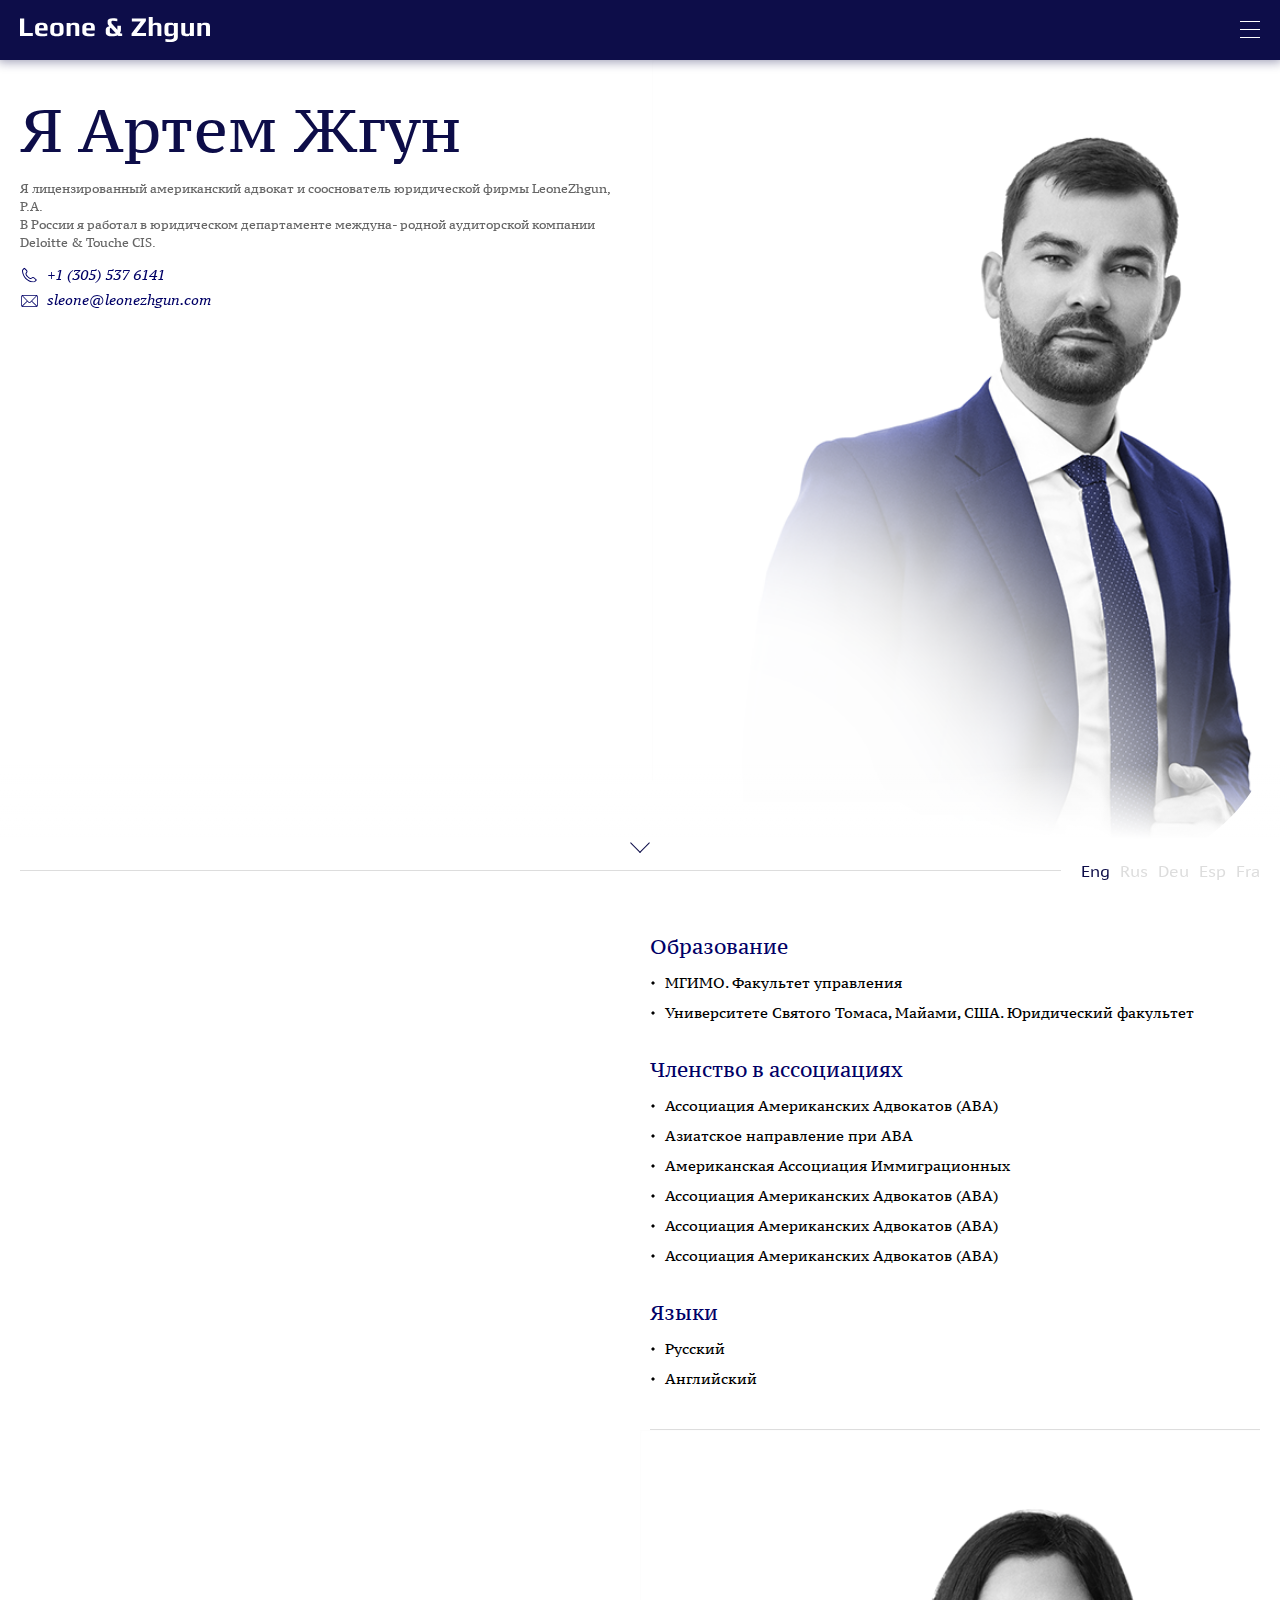
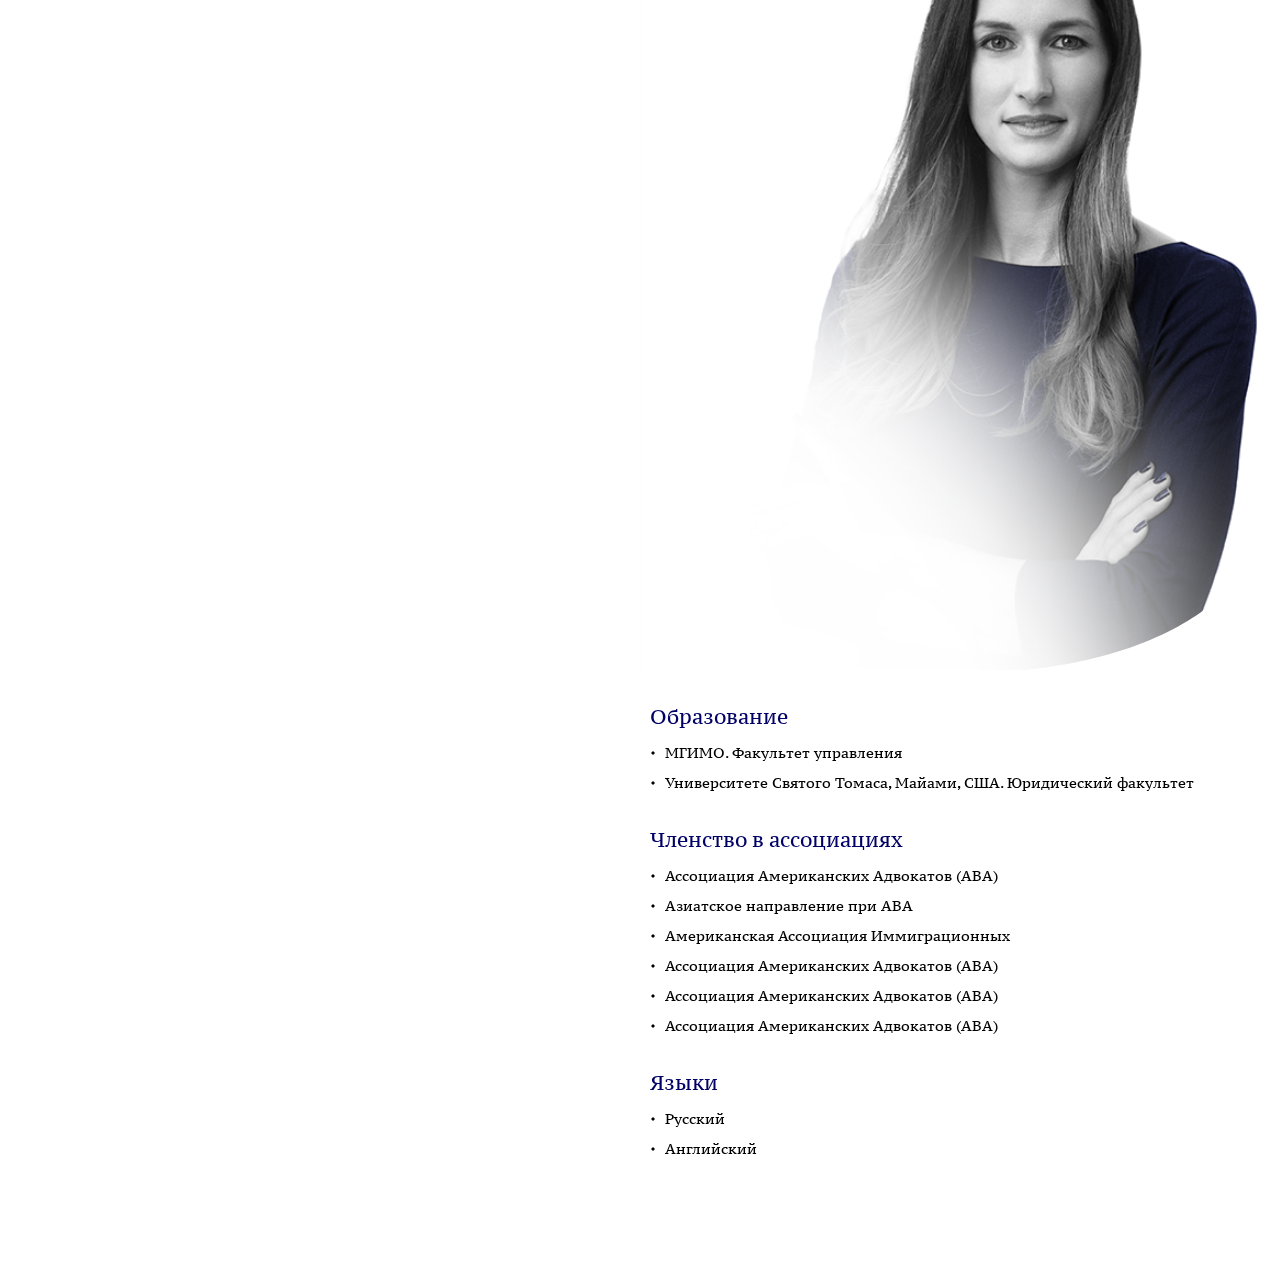
<file: about.html>
<!DOCTYPE hmtl>
<html lang="ru">
  <head>
    <meta charset="UTF-8"/>
    <title>Leonezghun | О нас</title>
    <meta name="viewport" content="width=device-width initial-scale=1.0"/>
    <link rel="stylesheet" href="css/style.css"/>
  </head>
  <body>
    <main class="main">
      <div class="sections-structure sections-structure_ui-gray" data-current="about-1">
        <div class="sections-structure__in">
          <header class="header">
            <div class="row-default header-row">
              <div class="col-2 header-l"><a class="header__logo header-logo" href="#">
                  <svg class="svg-icon svg-icon-logo svg-icon-logo_color-white">
                    <use xlink:href="#icon-logo"></use>
                  </svg><span class="header-logo__text text-hide">Leone & Zhgun</span></a>
                <div class="header__line mr-10"></div>
                <button class="header__menu-toggler menu-toggler js--menu-toggler">
                  <div class="menu-toggler__bar"></div>
                  <div class="menu-toggler__bar"></div>
                  <div class="menu-toggler__bar"></div>
                </button>
              </div>
              <div class="col-6 header-r">
                <nav class="header__nav main-nav">
                  <ul class="main-nav__list">
                    <li class="main-nav__item"><a class="main-nav__link" href="index.html">Home</a></li>
                    <li class="main-nav__item"><a class="active main-nav__link" href="about.html">Our Team</a></li>
                    <li class="main-nav__item"><a class="main-nav__link" href="practices.html">Practices</a>
                      <div class="main-nav__dropdown nav-dropdown">
                        <ul class="nav-dropdown__list">
                          <li class="nav-dropdown__item"><a class="nav-dropdown__link" href="#">
                              Investments
                              </a></li>
                          <li class="nav-dropdown__item"><a class="nav-dropdown__link" href="#">
                              Contracts
                              </a></li>
                          <li class="nav-dropdown__item"><a class="nav-dropdown__link" href="#">
                              Global asset & estate planning
                              </a></li>
                          <li class="nav-dropdown__item"><a class="nav-dropdown__link" href="#">
                              Immigration
                              </a></li>
                          <li class="nav-dropdown__item"><a class="nav-dropdown__link" href="#">
                              Taxation
                              </a></li>
                          <li class="nav-dropdown__item"><a class="nav-dropdown__link" href="#">
                              Real estate
                              </a></li>
                          <li class="nav-dropdown__item"><a class="nav-dropdown__link" href="#">
                              Corporations
                              </a></li>
                          <li class="nav-dropdown__item"><a class="nav-dropdown__link" href="#">
                              German law services
                              </a></li>
                        </ul>
                      </div>
                    </li>
                    <li class="main-nav__item"><a class="main-nav__link" href="#">News & Knowledge</a></li>
                    <li class="main-nav__item"><a class="main-nav__link" href="#">Contact</a></li>
                  </ul>
                </nav>
                <div class="header__line"></div>
                <div class="header__lang lang js--custom-dropdown-toggler">
                  <div class="lang__current"><span class="lang__current-text">Eng</span></div>
                  <div class="lang__dropdown js--custom-dropdown">
                    <ul class="lang__list">
                      <li class="lang__item"><a class="lang__link" href="#">Rus</a></li>
                      <li class="lang__item"><a class="lang__link active" href="#">Eng</a></li>
                      <li class="lang__item"><a class="lang__link" href="#">Deu</a></li>
                      <li class="lang__item"><a class="lang__link" href="#">Esp</a></li>
                      <li class="lang__item"><a class="lang__link" href="#">Fra</a></li>
                    </ul>
                  </div>
                </div>
              </div>
            </div>
          </header>
          <div class="sections-structure__xs-menu xs-menu">
            <div class="xs-menu__in">
              <div class="xs-menu__tabs">
                <div class="xs-menu__tab xs-menu__tab-main active" id="xs-menu__tab-main">
                  <div class="xs-menu__tab-main-in">
                    <ul class="xs-menu__nav-list">
                      <li class="xs-menu__nav-item"><a class="xs-menu__nav-link" href="index.html">Home</a></li>
                      <li class="xs-menu__nav-item"><a class="xs-menu__nav-link active" href="about.html">Our Team</a></li>
                      <li class="xs-menu__nav-item"><a class="xs-menu__nav-link xs-menu__nav-link_has_adds js--xs-menu-tab-toggler" href="#" data-target="#xs-menu__tab-practices">Practices</a></li>
                      <li class="xs-menu__nav-item"><a class="xs-menu__nav-link" href="#">News & <br> Knowledge</a></li>
                      <li class="xs-menu__nav-item"><a class="xs-menu__nav-link" href="#">Contact</a></li>
                    </ul>
                  </div>
                </div>
                <div class="xs-menu__tab xs-menu__tab-practices" id="xs-menu__tab-practices">
                  <div class="xs-menu__tab-practices-in"><a class="xs-menu__tab-back-btn js--xs-menu-tab-toggler" href="#" data-target="#xs-menu__tab-main">Back</a>
                    <ul class="xs-menu__submenu-list">
                      <li class="xs-menu__submenu-item"><a class="xs-menu__submenu-link" href="#">Investments</a></li>
                      <li class="xs-menu__submenu-item"><a class="xs-menu__submenu-link" href="#">Contracts </a></li>
                      <li class="xs-menu__submenu-item"><a class="xs-menu__submenu-link" href="practices.html">Global asset & <br> estate planning</a></li>
                      <li class="xs-menu__submenu-item"><a class="xs-menu__submenu-link" href="#">Immigration</a></li>
                      <li class="xs-menu__submenu-item"><a class="xs-menu__submenu-link" href="#">Taxation</a></li>
                      <li class="xs-menu__submenu-item"><a class="xs-menu__submenu-link" href="#">Real estate</a></li>
                      <li class="xs-menu__submenu-item"><a class="xs-menu__submenu-link" href="#">Corporations</a></li>
                      <li class="xs-menu__submenu-item"><a class="xs-menu__submenu-link" href="#">German law <br> services</a></li>
                    </ul>
                  </div>
                </div>
              </div>
            </div>
          </div>
          <div class="sections-structure__left-border">
            <div class="sections-structure__left-border-top"></div>
            <div class="sections-structure__left-border-mid"></div>
            <div class="sections-structure__left-border-bot"></div>
          </div>
          <div class="sections-structure__fake-nav fake-nav">
            <div class="fake-nav__in"></div>
          </div>
          <div class="sections-structure__bot">
            <div class="sections-structure__scroll-ico-c">
              <div class="sections-structure__scroll-ico"></div>
            </div>
            <div class="sections-structure__bot-line"></div>
            <ul class="lang__list">
              <li class="lang__item"><a class="lang__link active" href="#">Eng</a></li>
              <li class="lang__item"><a class="lang__link" href="#">Rus</a></li>
              <li class="lang__item"><a class="lang__link" href="#">Deu</a></li>
              <li class="lang__item"><a class="lang__link" href="#">Esp</a></li>
              <li class="lang__item"><a class="lang__link" href="#">Fra</a></li>
            </ul>
          </div>
        </div>
      </div>
      <div id="sections-container">
        <section class="h-section h-section_ui-gray h-section-about section fp-auto-height-responsive" data-nav-color="blue" data-ui-color="gray" data-id="about-1">
          <div class="h-section-about__bg-img-container"><img class="h-section-about__bg-img" src="img/c/about-big-artem.png" alt="img"/></div>
          <div class="h-section-about__container module-container">
            <div class="col-wrap h-section-about__col-wrap">
              <div class="col-8 h-100p">
                <div class="row-wrap h-section-about__row-wrap">
                  <div class="row-1 h-section-about__spacer-row"></div>
                  <div class="row-4 h-section-about__col-l">
                    <div class="h-section__info h-section__info_about js--calc-height-for-border js--has-desc">
                      <div class="h-section__title h-section__title_color-blue h-section__title_about">
                        <h1>Я Артем Жгун</h1>
                      </div>
                      <div class="h-section__desc h-section__desc_about">
                        Я лицензированный американский адвокат и сооснователь юридической фирмы LeoneZhgun, P.A. <br>
                        В России я работал в юридическом департаменте междуна-
                        родной аудиторской компании Deloitte & Touche CIS.
                      </div>
                      <div class="h-section-about__subinfo">
                        <div class="h-section-about__subinfo-tel"> 
                          <svg class="svg-icon svg-icon-tel h-section-about__subinfo-tel-ico">
                            <use xlink:href="#icon-tel"></use>
                          </svg>+1 (305) 537 6141
                        </div>
                        <div class="h-section-about__subinfo-mail">
                          <svg class="svg-icon svg-icon-letter h-section-about__subinfo-mail-ico">
                            <use xlink:href="#icon-letter"></use>
                          </svg>sleone@leonezhgun.com
                        </div>
                      </div>
                    </div>
                  </div>
                  <div class="row-2 h-section-about__col-r" data-hide-arrow-if-scroll="true">
                    <div class="h-section-about__col-r-in">
                      <div class="h-section-about__mobile-title">
                        I am Artem Zhgun
                        
                      </div>
                      <div class="h-section-about__bg-img-container h-section-about__col-r-bg-img"><img class="h-section-about__bg-img h-section-about__bg-img_mobile-hide" src="img/c/about-big-artem_tablet.png" alt="img"/><img class="h-section-about__bg-img h-section-about__bg-img_mobile-visible" src="img/c/about-big-artem_mobile.png" alt="img"/></div>
                      <div class="h-section-about__col-r-cirlce-border-c">
                        <div class="h-section-about__col-r-cirlce-border-in">
                          <svg class="svg-icon svg-icon-about-white-border-circle h-section-about__col-r-cirlce-border">
                            <use xlink:href="#icon-about-white-border-circle"></use>
                          </svg>
                        </div>
                      </div>
                      <div class="h-section-about__mobile-info about-mobile-info">
                        <div class="h-section-about__col-r-cirlce-border-c">
                          <div class="h-section-about__col-r-cirlce-border-in">
                            <svg class="svg-icon svg-icon-about-white-border-circle-mobile h-section-about__col-r-cirlce-border-mobile">
                              <use xlink:href="#icon-about-white-border-circle-mobile"></use>
                            </svg>
                          </div>
                        </div>
                        <div class="h-section-about__subinfo">
                          <div class="h-section-about__subinfo-tel"> 
                            <svg class="svg-icon svg-icon-tel h-section-about__subinfo-tel-ico">
                              <use xlink:href="#icon-tel"></use>
                            </svg>+1 (305) 537 6141
                          </div>
                          <div class="h-section-about__subinfo-mail">
                            <svg class="svg-icon svg-icon-letter h-section-about__subinfo-mail-ico">
                              <use xlink:href="#icon-letter"></use>
                            </svg>sleone@leonezhgun.com
                          </div>
                        </div>
                        <div class="about-mobile-info__collapsed" id="about-mobile__artem-info">
                          <div class="h-section__desc h-section__desc_about">
                            Я лицензированный американский адвокат и сооснователь юридической фирмы LeoneZhgun, P.A. <br>
                            В России я работал в юридическом департаменте междуна-
                            родной аудиторской компании Deloitte & Touche CIS.
                            
                          </div>
                          <div class="h-section-about__abilities about-abilities">
                            <div class="about-abilities__col about-abilities__col-1">
                              <div class="about-abilities__title">Образование</div>
                              <div class="about-abilities__list-c">
                                <ul class="about-abilities__list">
                                  <li class="about-abilities__item"> 
                                    <svg class="svg-icon svg-icon-about-list-marker about-abilities__item-ico">
                                      <use xlink:href="#icon-about-list-marker"></use>
                                    </svg>МГИМО. Факультет управления
                                  </li>
                                  <li class="about-abilities__item"> 
                                    <svg class="svg-icon svg-icon-about-list-marker about-abilities__item-ico">
                                      <use xlink:href="#icon-about-list-marker"></use>
                                    </svg>Университете Святого Томаса, Майами, США. Юридический факультет
                                  </li>
                                </ul>
                              </div>
                            </div>
                            <div class="about-abilities__col about-abilities__col-2">
                              <div class="about-abilities__title">Членство в ассоциациях</div>
                              <div class="about-abilities__list-c">
                                <ul class="about-abilities__list">
                                  <li class="about-abilities__item">
                                    <svg class="svg-icon svg-icon-about-list-marker about-abilities__item-ico">
                                      <use xlink:href="#icon-about-list-marker"></use>
                                    </svg>Ассоциация Американских Адвокатов (ABA)
                                  </li>
                                  <li class="about-abilities__item">
                                    <svg class="svg-icon svg-icon-about-list-marker about-abilities__item-ico">
                                      <use xlink:href="#icon-about-list-marker"></use>
                                    </svg>Азиатское направление при ABA
                                  </li>
                                  <li class="about-abilities__item">
                                    <svg class="svg-icon svg-icon-about-list-marker about-abilities__item-ico">
                                      <use xlink:href="#icon-about-list-marker"></use>
                                    </svg>Американская Ассоциация Иммиграционных
                                  </li>
                                  <li class="about-abilities__item">
                                    <svg class="svg-icon svg-icon-about-list-marker about-abilities__item-ico">
                                      <use xlink:href="#icon-about-list-marker"></use>
                                    </svg>Ассоциация Американских Адвокатов (ABA)
                                  </li>
                                  <li class="about-abilities__item">
                                    <svg class="svg-icon svg-icon-about-list-marker about-abilities__item-ico">
                                      <use xlink:href="#icon-about-list-marker"></use>
                                    </svg>Ассоциация Американских Адвокатов (ABA)
                                  </li>
                                  <li class="about-abilities__item">
                                    <svg class="svg-icon svg-icon-about-list-marker about-abilities__item-ico">
                                      <use xlink:href="#icon-about-list-marker"></use>
                                    </svg>Ассоциация Американских Адвокатов (ABA)
                                  </li>
                                </ul>
                              </div>
                            </div>
                            <div class="about-abilities__col about-abilities__col-3">
                              <div class="about-abilities__title">Языки</div>
                              <div class="about-abilities__list-c">
                                <ul class="about-abilities__list">
                                  <li class="about-abilities__item">
                                    <svg class="svg-icon svg-icon-about-list-marker about-abilities__item-ico">
                                      <use xlink:href="#icon-about-list-marker"></use>
                                    </svg>Русский
                                  </li>
                                  <li class="about-abilities__item">
                                    <svg class="svg-icon svg-icon-about-list-marker about-abilities__item-ico">
                                      <use xlink:href="#icon-about-list-marker"></use>
                                    </svg>Английский
                                  </li>
                                </ul>
                              </div>
                            </div>
                          </div>
                        </div>
                        <div class="about-mobile-info__button-wrap">
                          <button class="about-mobile-info__toggler js--about-info-toggler" data-target="#about-mobile__artem-info"><span class="about-mobile-info__toggler-front">Читать полностью</span><span class="about-mobile-info__toggler-back">Свернуть</span></button>
                        </div>
                      </div>
                    </div>
                  </div>
                </div>
              </div>
            </div>
          </div>
        </section>
        <section class="h-section h-section_ui-gray h-section-about section fp-auto-height-responsive" data-nav-color="blue" data-ui-color="gray" data-id="about-2">
          <div class="h-section-about__bg-img-container"><img class="h-section-about__bg-img" src="img/c/about-big-suzanna.png" alt="img"/></div>
          <div class="h-section-about__container module-container">
            <div class="col-wrap h-section-about__col-wrap">
              <div class="col-8 h-100p">
                <div class="row-wrap h-section-about__row-wrap">
                  <div class="row-1 h-section-about__spacer-row"></div>
                  <div class="row-4 h-section-about__col-l">
                    <div class="h-section__info h-section__info_about js--calc-height-for-border js--has-desc">
                      <div class="h-section__title h-section__title_color-blue h-section__title_about">
                        <h1>Я Сюзанна Леон</h1>
                      </div>
                      <div class="h-section__desc h-section__desc_about">
                        Я лицензированный американский адвокат и сооснователь юридической фирмы LeoneZhgun, P.A. <br>
                        В России я работал в юридическом департаменте междуна-
                        родной аудиторской компании Deloitte & Touche CIS.
                      </div>
                      <div class="h-section-about__subinfo">
                        <div class="h-section-about__subinfo-tel"> 
                          <svg class="svg-icon svg-icon-tel h-section-about__subinfo-tel-ico">
                            <use xlink:href="#icon-tel"></use>
                          </svg>+1 (305) 537 6141
                        </div>
                        <div class="h-section-about__subinfo-mail">
                          <svg class="svg-icon svg-icon-letter h-section-about__subinfo-mail-ico">
                            <use xlink:href="#icon-letter"></use>
                          </svg>sleone@leonezhgun.com
                        </div>
                      </div>
                    </div>
                  </div>
                  <div class="row-2 h-section-about__col-r" data-hide-arrow-if-scroll="true">
                    <div class="h-section-about__col-r-in">
                      <div class="h-section-about__mobile-title">
                        I am Susanna Leone
                        
                      </div>
                      <div class="h-section-about__bg-img-container h-section-about__col-r-bg-img"><img class="h-section-about__bg-img h-section-about__bg-img_mobile-hide" src="img/c/about-big-suzanna_tablet.png" alt="img"/><img class="h-section-about__bg-img h-section-about__bg-img_mobile-visible" src="img/c/about-big-suzanna_mobile.png" alt="img"/></div>
                      <div class="h-section-about__col-r-cirlce-border-c">
                        <div class="h-section-about__col-r-cirlce-border-in">
                          <svg class="svg-icon svg-icon-about-white-border-circle h-section-about__col-r-cirlce-border">
                            <use xlink:href="#icon-about-white-border-circle"></use>
                          </svg>
                        </div>
                      </div>
                      <div class="h-section-about__mobile-info about-mobile-info">
                        <div class="h-section-about__col-r-cirlce-border-c">
                          <div class="h-section-about__col-r-cirlce-border-in">
                            <svg class="svg-icon svg-icon-about-white-border-circle-mobile h-section-about__col-r-cirlce-border-mobile">
                              <use xlink:href="#icon-about-white-border-circle-mobile"></use>
                            </svg>
                          </div>
                        </div>
                        <div class="h-section-about__subinfo">
                          <div class="h-section-about__subinfo-tel"> 
                            <svg class="svg-icon svg-icon-tel h-section-about__subinfo-tel-ico">
                              <use xlink:href="#icon-tel"></use>
                            </svg>+1 (305) 537 6141
                          </div>
                          <div class="h-section-about__subinfo-mail">
                            <svg class="svg-icon svg-icon-letter h-section-about__subinfo-mail-ico">
                              <use xlink:href="#icon-letter"></use>
                            </svg>sleone@leonezhgun.com
                          </div>
                        </div>
                        <div class="about-mobile-info__collapsed" id="about-mobile__suzanna-info">
                          <div class="h-section__desc h-section__desc_about">
                            Я лицензированный американский адвокат и сооснователь юридической фирмы LeoneZhgun, P.A. <br>
                            В России я работал в юридическом департаменте междуна-
                            родной аудиторской компании Deloitte & Touche CIS.
                            
                          </div>
                          <div class="h-section-about__abilities about-abilities">
                            <div class="about-abilities__col about-abilities__col-1">
                              <div class="about-abilities__title">Образование</div>
                              <div class="about-abilities__list-c">
                                <ul class="about-abilities__list">
                                  <li class="about-abilities__item"> 
                                    <svg class="svg-icon svg-icon-about-list-marker about-abilities__item-ico">
                                      <use xlink:href="#icon-about-list-marker"></use>
                                    </svg>МГИМО. Факультет управления
                                  </li>
                                  <li class="about-abilities__item"> 
                                    <svg class="svg-icon svg-icon-about-list-marker about-abilities__item-ico">
                                      <use xlink:href="#icon-about-list-marker"></use>
                                    </svg>Университете Святого Томаса, Майами, США. Юридический факультет
                                  </li>
                                </ul>
                              </div>
                            </div>
                            <div class="about-abilities__col about-abilities__col-2">
                              <div class="about-abilities__title">Членство в ассоциациях</div>
                              <div class="about-abilities__list-c">
                                <ul class="about-abilities__list">
                                  <li class="about-abilities__item">
                                    <svg class="svg-icon svg-icon-about-list-marker about-abilities__item-ico">
                                      <use xlink:href="#icon-about-list-marker"></use>
                                    </svg>Ассоциация Американских Адвокатов (ABA)
                                  </li>
                                  <li class="about-abilities__item">
                                    <svg class="svg-icon svg-icon-about-list-marker about-abilities__item-ico">
                                      <use xlink:href="#icon-about-list-marker"></use>
                                    </svg>Азиатское направление при ABA
                                  </li>
                                  <li class="about-abilities__item">
                                    <svg class="svg-icon svg-icon-about-list-marker about-abilities__item-ico">
                                      <use xlink:href="#icon-about-list-marker"></use>
                                    </svg>Американская Ассоциация Иммиграционных
                                  </li>
                                  <li class="about-abilities__item">
                                    <svg class="svg-icon svg-icon-about-list-marker about-abilities__item-ico">
                                      <use xlink:href="#icon-about-list-marker"></use>
                                    </svg>Ассоциация Американских Адвокатов (ABA)
                                  </li>
                                  <li class="about-abilities__item">
                                    <svg class="svg-icon svg-icon-about-list-marker about-abilities__item-ico">
                                      <use xlink:href="#icon-about-list-marker"></use>
                                    </svg>Ассоциация Американских Адвокатов (ABA)
                                  </li>
                                  <li class="about-abilities__item">
                                    <svg class="svg-icon svg-icon-about-list-marker about-abilities__item-ico">
                                      <use xlink:href="#icon-about-list-marker"></use>
                                    </svg>Ассоциация Американских Адвокатов (ABA)
                                  </li>
                                </ul>
                              </div>
                            </div>
                            <div class="about-abilities__col about-abilities__col-3">
                              <div class="about-abilities__title">Языки</div>
                              <div class="about-abilities__list-c">
                                <ul class="about-abilities__list">
                                  <li class="about-abilities__item">
                                    <svg class="svg-icon svg-icon-about-list-marker about-abilities__item-ico">
                                      <use xlink:href="#icon-about-list-marker"></use>
                                    </svg>Русский
                                  </li>
                                  <li class="about-abilities__item">
                                    <svg class="svg-icon svg-icon-about-list-marker about-abilities__item-ico">
                                      <use xlink:href="#icon-about-list-marker"></use>
                                    </svg>Английский
                                  </li>
                                </ul>
                              </div>
                            </div>
                          </div>
                        </div>
                        <div class="about-mobile-info__button-wrap">
                          <button class="about-mobile-info__toggler js--about-info-toggler" data-target="#about-mobile__suzanna-info"><span class="about-mobile-info__toggler-front">Читать полностью</span><span class="about-mobile-info__toggler-back">Свернуть</span></button>
                        </div>
                      </div>
                    </div>
                  </div>
                </div>
              </div>
            </div>
          </div>
        </section>
      </div>
    </main>
    <script src="js/jquery-3.3.1.min.js"></script>
    <script src="js/svg-sprite.js"></script>
    <script src="js/slick.min.js"></script>
    <script src="js/fullpage.min.js"></script>
    <script src="js/fullpage.extensions.min.js"></script>
    <script src="js/jquery.scrollbar.min.js"></script>
    <script src="js/jquery.sticky-kit.min.js"></script>
    <script src="js/scripts.js"></script>
  </body>
</html>
</file>
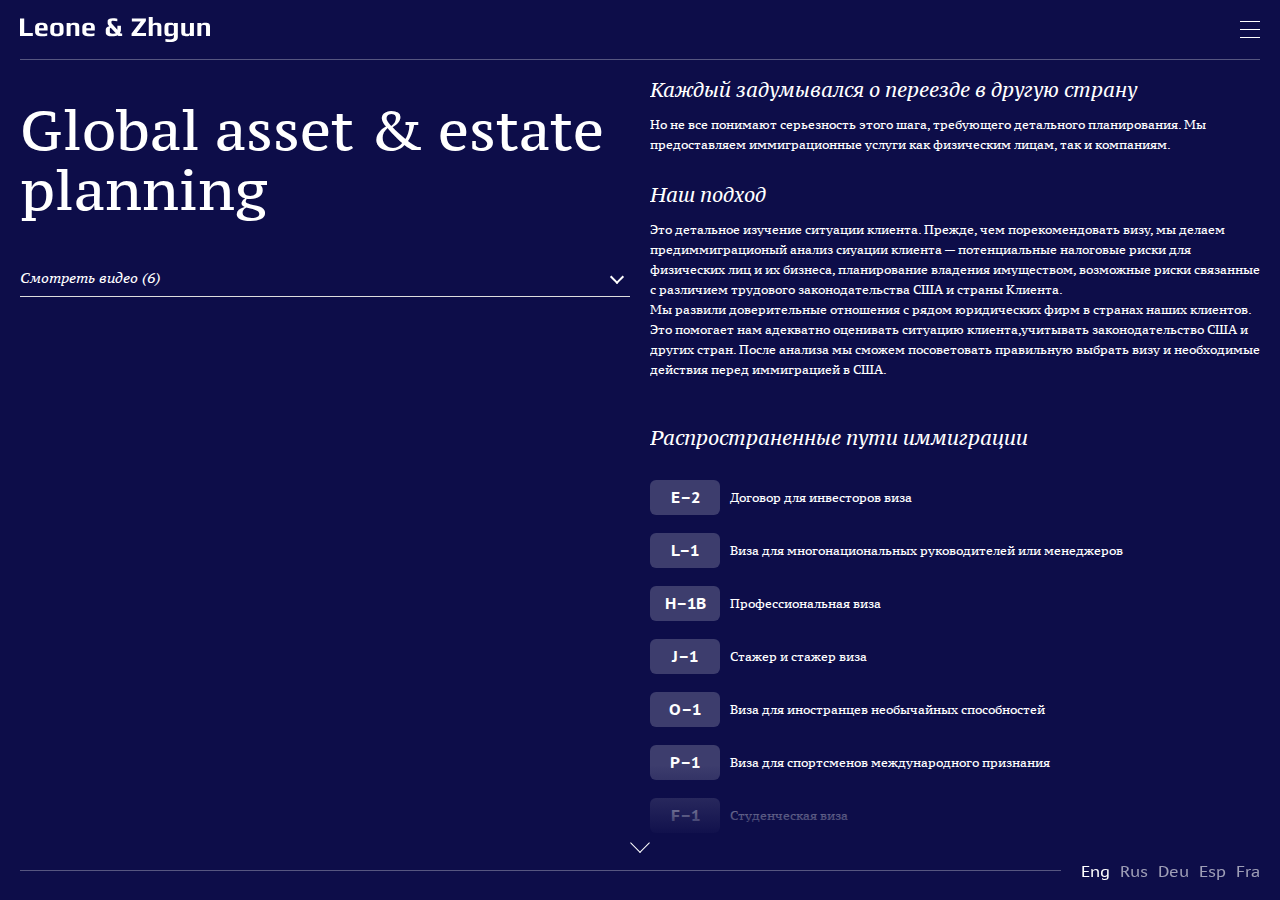
<file: practices.html>
<!DOCTYPE hmtl>
<html lang="ru">
  <head>
    <meta charset="UTF-8"/>
    <title>Leonezghun | Практики</title>
    <meta name="viewport" content="width=device-width initial-scale=1.0"/>
    <link rel="stylesheet" href="css/style.css"/>
  </head>
  <body>
    <main class="main">
      <div class="sections-structure sections-structure_ui-white" data-current="Practices">
        <div class="sections-structure__in">
          <header class="header">
            <div class="row-default header-row">
              <div class="col-2 header-l"><a class="header__logo header-logo" href="#">
                  <svg class="svg-icon svg-icon-logo svg-icon-logo_color-white">
                    <use xlink:href="#icon-logo"></use>
                  </svg><span class="header-logo__text text-hide">Leone & Zhgun</span></a>
                <div class="header__line mr-10"></div>
                <button class="header__menu-toggler menu-toggler js--menu-toggler">
                  <div class="menu-toggler__bar"></div>
                  <div class="menu-toggler__bar"></div>
                  <div class="menu-toggler__bar"></div>
                </button>
              </div>
              <div class="col-6 header-r">
                <nav class="header__nav main-nav">
                  <ul class="main-nav__list">
                    <li class="main-nav__item"><a class="main-nav__link" href="index.html">Home</a></li>
                    <li class="main-nav__item"><a class="main-nav__link" href="about.html">Our Team</a></li>
                    <li class="main-nav__item"><a class="active main-nav__link" href="practices.html">Practices</a>
                      <div class="main-nav__dropdown nav-dropdown">
                        <ul class="nav-dropdown__list">
                          <li class="nav-dropdown__item"><a class="nav-dropdown__link" href="#">
                              Investments
                              </a></li>
                          <li class="nav-dropdown__item"><a class="nav-dropdown__link" href="#">
                              Contracts
                              </a></li>
                          <li class="nav-dropdown__item"><a class="nav-dropdown__link" href="#">
                              Global asset & estate planning
                              </a></li>
                          <li class="nav-dropdown__item"><a class="nav-dropdown__link" href="#">
                              Immigration
                              </a></li>
                          <li class="nav-dropdown__item"><a class="nav-dropdown__link" href="#">
                              Taxation
                              </a></li>
                          <li class="nav-dropdown__item"><a class="nav-dropdown__link" href="#">
                              Real estate
                              </a></li>
                          <li class="nav-dropdown__item"><a class="nav-dropdown__link" href="#">
                              Corporations
                              </a></li>
                          <li class="nav-dropdown__item"><a class="nav-dropdown__link" href="#">
                              German law services
                              </a></li>
                        </ul>
                      </div>
                    </li>
                    <li class="main-nav__item"><a class="main-nav__link" href="#">News & Knowledge</a></li>
                    <li class="main-nav__item"><a class="main-nav__link" href="#">Contact</a></li>
                  </ul>
                </nav>
                <div class="header__line"></div>
                <div class="header__lang lang js--custom-dropdown-toggler">
                  <div class="lang__current"><span class="lang__current-text">Eng</span></div>
                  <div class="lang__dropdown js--custom-dropdown">
                    <ul class="lang__list">
                      <li class="lang__item"><a class="lang__link" href="#">Rus</a></li>
                      <li class="lang__item"><a class="lang__link active" href="#">Eng</a></li>
                      <li class="lang__item"><a class="lang__link" href="#">Deu</a></li>
                      <li class="lang__item"><a class="lang__link" href="#">Esp</a></li>
                      <li class="lang__item"><a class="lang__link" href="#">Fra</a></li>
                    </ul>
                  </div>
                </div>
              </div>
            </div>
          </header>
          <div class="sections-structure__xs-menu xs-menu">
            <div class="xs-menu__in">
              <div class="xs-menu__tabs">
                <div class="xs-menu__tab xs-menu__tab-main active" id="xs-menu__tab-main">
                  <div class="xs-menu__tab-main-in">
                    <ul class="xs-menu__nav-list">
                      <li class="xs-menu__nav-item"><a class="xs-menu__nav-link" href="index.html">Home</a></li>
                      <li class="xs-menu__nav-item"><a class="xs-menu__nav-link" href="about.html">Our Team</a></li>
                      <li class="xs-menu__nav-item"><a class="xs-menu__nav-link active xs-menu__nav-link_has_adds js--xs-menu-tab-toggler" href="#" data-target="#xs-menu__tab-practices">Practices</a></li>
                      <li class="xs-menu__nav-item"><a class="xs-menu__nav-link" href="#">News & <br> Knowledge</a></li>
                      <li class="xs-menu__nav-item"><a class="xs-menu__nav-link" href="#">Contact</a></li>
                    </ul>
                  </div>
                </div>
                <div class="xs-menu__tab xs-menu__tab-practices" id="xs-menu__tab-practices">
                  <div class="xs-menu__tab-practices-in"><a class="xs-menu__tab-back-btn js--xs-menu-tab-toggler" href="#" data-target="#xs-menu__tab-main">Back</a>
                    <ul class="xs-menu__submenu-list">
                      <li class="xs-menu__submenu-item"><a class="xs-menu__submenu-link" href="#">Investments</a></li>
                      <li class="xs-menu__submenu-item"><a class="xs-menu__submenu-link" href="#">Contracts</a></li>
                      <li class="xs-menu__submenu-item"><a class="xs-menu__submenu-link" href="practices.html">Global asset & <br> estate planning</a></li>
                      <li class="xs-menu__submenu-item"><a class="xs-menu__submenu-link" href="#">Immigration</a></li>
                      <li class="xs-menu__submenu-item"><a class="xs-menu__submenu-link" href="#">Taxation</a></li>
                      <li class="xs-menu__submenu-item"><a class="xs-menu__submenu-link" href="#">Real estate</a></li>
                      <li class="xs-menu__submenu-item"><a class="xs-menu__submenu-link" href="#">Corporations</a></li>
                      <li class="xs-menu__submenu-item"><a class="xs-menu__submenu-link" href="#">German law <br> services</a></li>
                    </ul>
                  </div>
                </div>
              </div>
            </div>
          </div>
          <div class="sections-structure__left-border">
            <div class="sections-structure__left-border-top"></div>
            <div class="sections-structure__left-border-mid"></div>
            <div class="sections-structure__left-border-bot"></div>
          </div>
          <div class="sections-structure__fake-nav fake-nav">
            <div class="fake-nav__in"></div>
          </div>
          <div class="sections-structure__bot">
            <div class="sections-structure__scroll-ico-c">
              <div class="sections-structure__scroll-ico"></div>
            </div>
            <div class="sections-structure__bot-line"></div>
            <ul class="lang__list">
              <li class="lang__item"><a class="lang__link active" href="#">Eng</a></li>
              <li class="lang__item"><a class="lang__link" href="#">Rus</a></li>
              <li class="lang__item"><a class="lang__link" href="#">Deu</a></li>
              <li class="lang__item"><a class="lang__link" href="#">Esp</a></li>
              <li class="lang__item"><a class="lang__link" href="#">Fra</a></li>
            </ul>
          </div>
        </div>
      </div>
      <section class="h-section h-section_ui-white h-section-practices section h-section_solo-section" data-nav-color="white" data-ui-color="white" data-id="practices">
        <div class="h-section__bg-particles">
          <div class="h-section__bg-item"><img class="h-section__bg-img" src="img/svg/home-section3-triangle-bg-1.svg" alt="bg"/></div>
          <div class="h-section__bg-item"><img class="h-section__bg-img" src="img/svg/home-section3-triangle-bg-2.svg" alt="bg"/></div>
        </div>
        <div class="h-section-practices__container module-container">
          <div class="col-wrap h-section-practices__col-wrap" data-hide-arrow-if-scroll="true">
            <div class="col-4 h-100p h-section-practices__col-l">
              <div class="row-wrap h-section-practices__col-l-in">
                <div class="row-1 row-spacer"></div>
                <div class="row h-section-practices__col-l-full-row">
                  <div class="h-section__info h-section__info_practices">
                    <div class="h-section__title h-section__title_practices js--calc-height-for-border"> 
                      <h1>Global asset & <br> estate planning</h1>
                    </div>
                    <div class="h-section__video-block video-block">
                      <button class="video-block__toggler js--video-toggler">Смотреть видео (6)</button>
                      <div class="video-block__list-c video-block__list-c_shadow" data-hide-arrow-if-scroll="true">
                        <div class="video-block__list">
                          <div class="video-block__item"><a class="video-block__link" href="#">
                              <div class="video-block__img-container" style="background-image: url('img/c/video-img-1.png');"></div>
                              <div class="video-block__title js--dotdotdot-text">
                                BMF Wealth — Wealt Ma-nagement — Family OffBMF Wealth — Wealt Ma-nagement — Family Off
                                
                              </div></a></div>
                          <div class="video-block__item"><a class="video-block__link" href="#">
                              <div class="video-block__img-container" style="background-image: url('img/c/video-img-2.png');"></div>
                              <div class="video-block__title js--dotdotdot-text">
                                O2O Alumni Services with
                                IVMF Advisor, Jennifer O2O Alumni Services with
                                IVMF Advisor, Jennifer
                                
                              </div></a></div>
                          <div class="video-block__item"><a class="video-block__link" href="#">
                              <div class="video-block__img-container" style="background-image: url('img/c/video-img-3.png');"></div>
                              <div class="video-block__title js--dotdotdot-text">
                                Organizing Your World-wide Assets for Retirem Organizing Your World-wide Assets for Retirem
                                
                              </div></a></div>
                          <div class="video-block__item"><a class="video-block__link" href="#">
                              <div class="video-block__img-container" style="background-image: url('img/c/video-img-1.png');"></div>
                              <div class="video-block__title js--dotdotdot-text">
                                BMF Wealth — Wealt Ma-nagement — Family OffBMF Wealth — Wealt Ma-nagement — Family Off
                                
                              </div></a></div>
                          <div class="video-block__item"><a class="video-block__link" href="#">
                              <div class="video-block__img-container" style="background-image: url('img/c/video-img-2.png');"></div>
                              <div class="video-block__title js--dotdotdot-text">
                                O2O Alumni Services with
                                IVMF Advisor, Jennifer O2O Alumni Services with
                                IVMF Advisor, Jennifer
                                
                              </div></a></div>
                          <div class="video-block__item"><a class="video-block__link" href="#">
                              <div class="video-block__img-container" style="background-image: url('img/c/video-img-3.png');"></div>
                              <div class="video-block__title js--dotdotdot-text">
                                Organizing Your World-wide Assets for Retirem Organizing Your World-wide Assets for Retirem
                                
                                
                              </div></a></div>
                        </div>
                      </div>
                    </div>
                  </div>
                </div>
              </div>
            </div>
            <div class="col-4 h-100p h-section-practices__col-r">
              <div class="row-wrap h-section-practices__col-r-in" data-hide-arrow-if-scroll="true">
                <div class="row-1 row-spacer"></div>
                <div class="row h-section-practices__col-r-full-row">
                  <div class="h-section-practices__practices-description practices-description">
                    <h2>Каждый задумывался о переезде в другую страну</h2>
                    <p>
                      Но не все понимают серьезность этого шага, требующего детального планирования. Мы предоставляем иммиграционные услуги как физическим лицам, так и компаниям.
                      
                    </p>
                    <h2>
                      Наш подход
                      
                    </h2>
                    <p>Это детальное изучение ситуации клиента. Прежде, чем порекомендовать визу, мы делаем предиммиграционый анализ сиуации клиента — потенциальные налоговые риски для физических лиц и их бизнеса, планирование владения имуществом, возможные риски связанные с различием трудового законодательства США и страны Клиента. </p>
                    <p>
                      Мы развили доверительные отношения с рядом юридических фирм в странах наших клиентов. Это помогает нам адекватно оценивать ситуацию клиента,учитывать законодательство США и других стран. После анализа мы сможем посоветовать правильную выбрать визу и необходимые действия перед иммиграцией в США.
                      
                    </p><br/>
                    <h2>
                      Распространенные пути иммиграции
                      
                    </h2>
                    <ul>
                      <li><span class="practices-description__marker-large">E–2</span>Договор для инвесторов виза</li>
                      <li><span class="practices-description__marker-large">L–1</span>Виза для многонациональных руководителей или менеджеров</li>
                      <li><span class="practices-description__marker-large">H–1B</span>Профессиональная виза</li>
                      <li><span class="practices-description__marker-large">J–1</span>Стажер и стажер виза</li>
                      <li><span class="practices-description__marker-large">O–1</span>Виза для иностранцев необычайных способностей</li>
                      <li><span class="practices-description__marker-large">P–1</span>Виза для спортсменов международного признания</li>
                      <li><span class="practices-description__marker-large">F–1 </span>Студенческая виза                          </li>
                    </ul>
                    <h2>
                      Готовим и подаем заявления на постоянное проживание
                      
                    </h2>
                    <ul>
                      <li><span class="practices-description__marker-large">EB–5</span>Иммиграционная виза инвестора</li>
                      <li><span class="practices-description__marker-large">EB–1</span>Виза для заявителей с выдающимися способностями / <br>
                        выдающихся профессоров или исследователей / <br>
                        многонациональный руководителей или менеджеров
                      </li>
                    </ul>
                    <h2>
                      Помогаем клиентам с вопросами
                      
                    </h2>
                    <ul class="practices-description__ul-numbers">
                      <li><span class="practices-description__marker-num">1</span>Получения вида на жительство через воссоединение семьи</li>
                      <li><span class="practices-description__marker-num">2</span>Подачи заявления на гражданство</li>
                      <li><span class="practices-description__marker-num">3</span>Сопровождения на интервью на грин карту или на гражданство                                                              </li>
                    </ul>
                  </div>
                  <div class="h-section-practices__form">
                    <h2 class="h-section-practices__form-title">Напишите нам</h2>
                    <div class="h-form-c h-section-practices__form-c">
                      <form class="h-form" action="#">
                        <div class="h-form__input-wrap">
                          <input class="h-form__input" type="text" placeholder="Name"/>
                          <button class="h-form__btn-clear-input js--clear-input-btn"></button>
                        </div>
                        <div class="h-form__input-wrap">
                          <input class="h-form__input" type="email" placeholder="E-mail"/>
                          <button class="h-form__btn-clear-input js--clear-input-btn"></button>
                        </div>
                        <div class="h-form__input-wrap h-form__input-wrap_mb-60">
                          <select class="h-form__select custom-select" data-synchronizedas="subject-select">
                            <option value="1">Investments</option>
                            <option value="2">Business</option>
                            <option value="3">Global asset & estate planning</option>
                            <option value="4">Immigration</option>
                          </select>
                          <div class="h-form__fake-select fake-select js--custom-dropdown-toggler">
                            <div class="fake-select__current">Subject</div>
                            <div class="fake-select__dropdown js--custom-dropdown">
                              <div class="fake-select__dropdown-tittle">Subject</div>
                              <ul class="fake-select__options-list js--fake-select-list" data-synchwith="subject-select">
                                <li class="fake-select__options-item"> 
                                  <div class="fake-select__options-value js--fake-select-val">Investments</div>
                                </li>
                                <li class="fake-select__options-item">
                                  <div class="fake-select__options-value js--fake-select-val">Business</div>
                                </li>
                                <li class="fake-select__options-item">
                                  <div class="fake-select__options-value js--fake-select-val">Global asset & estate planning</div>
                                </li>
                                <li class="fake-select__options-item">
                                  <div class="fake-select__options-value js--fake-select-val">Immigration</div>
                                </li>
                              </ul>
                            </div>
                          </div>
                        </div>
                        <div class="h-form__input-wrap h-form__input-wrap_mb-20">
                          <div class="h-form__input-title">Your message</div>
                          <textarea class="h-form__textarea"></textarea>
                        </div>
                        <div class="h-form__sbm-btn-c">
                          <button class="h-form__sbm-btn" type="submit">Send
                            <svg class="svg-icon svg-icon-form-btn-ico h-form__sbm-btn-ico">
                              <use xlink:href="#icon-form-btn-ico"></use>
                            </svg>
                          </button>
                        </div>
                      </form>
                    </div>
                  </div>
                </div>
              </div>
            </div>
          </div>
        </div>
      </section>
    </main>
    <script src="js/jquery-3.3.1.min.js"></script>
    <script src="js/svg-sprite.js"></script>
    <script src="js/slick.min.js"></script>
    <script src="js/fullpage.min.js"></script>
    <script src="js/fullpage.extensions.min.js"></script>
    <script src="js/jquery.scrollbar.min.js"></script>
    <script src="js/jquery.sticky-kit.min.js"></script>
    <script src="js/scripts.js"></script>
  </body>
</html>
</file>
